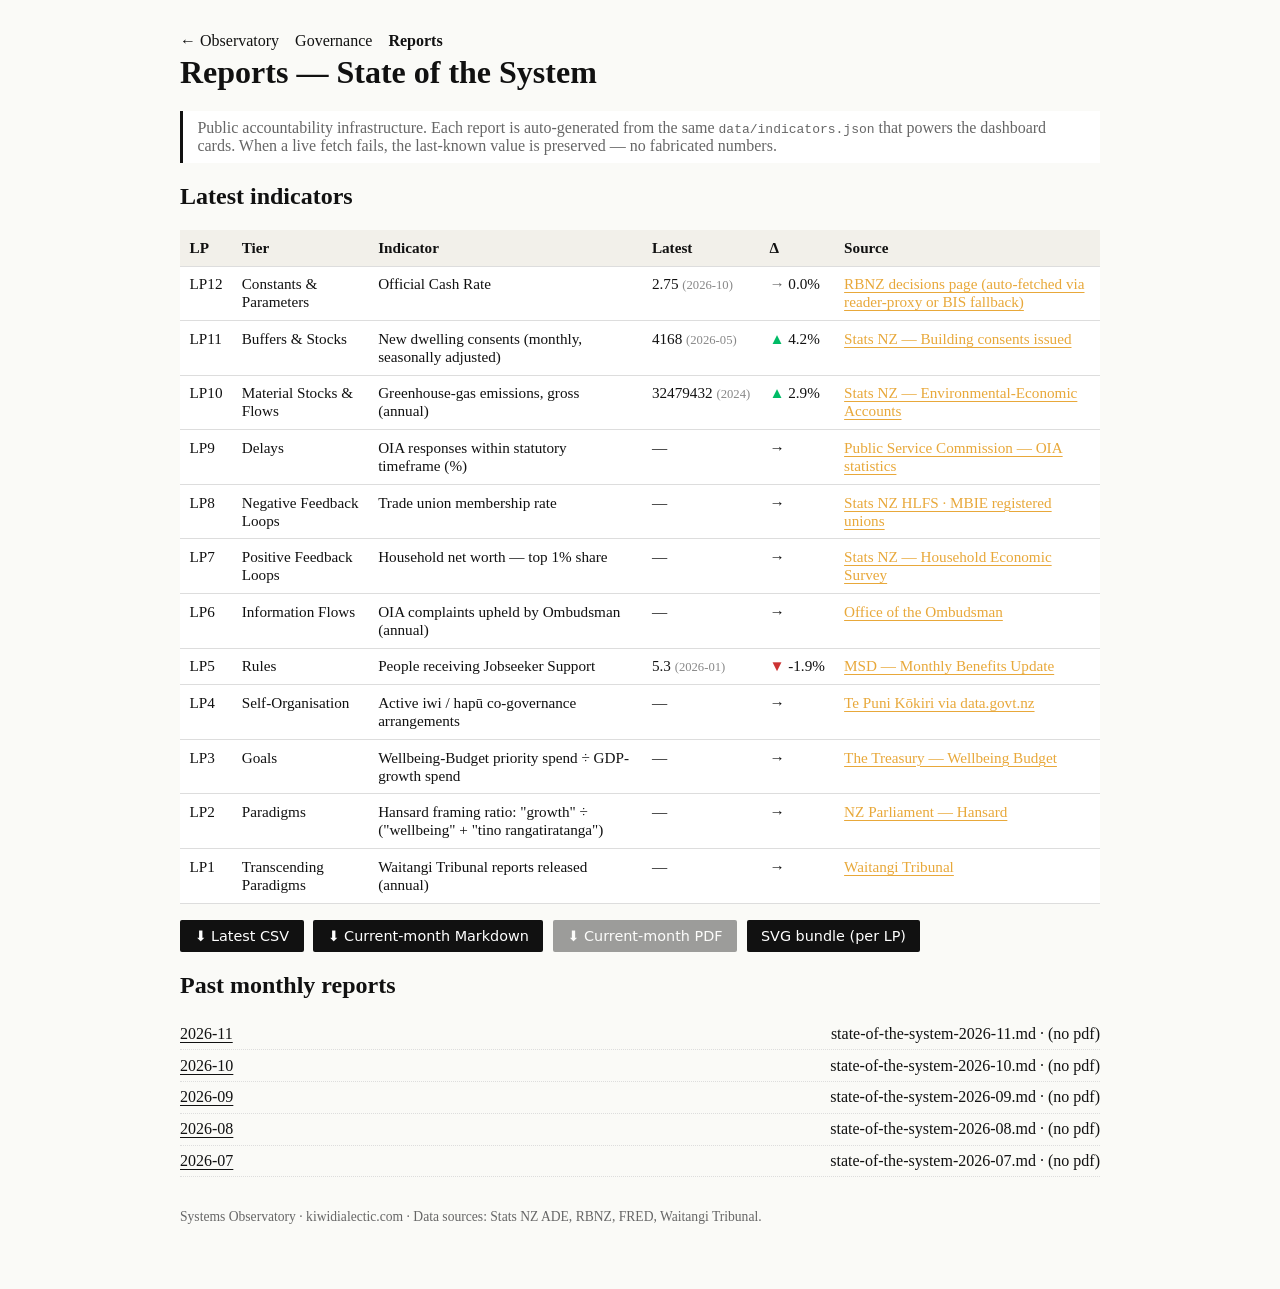
<file: reports.html>
<!doctype html>
<html lang="en">
<head>
<meta charset="utf-8">
<meta name="viewport" content="width=device-width,initial-scale=1">
<title>Reports — Systems Observatory</title>
<link rel="stylesheet" href="assets/observatory.css">
<style>
  :root{--ink:#111;--muted:#666;--rule:#ddd;--bg:#fafaf7}
  body{margin:0;font-family:Georgia,serif;color:var(--ink);background:var(--bg)}
  main{max-width:960px;margin:0 auto;padding:2rem 1.25rem 4rem}
  h1{font-size:2rem;margin:.25rem 0 .5rem}
  .kaupapa{color:var(--muted);border-left:3px solid var(--ink);padding:.5rem .9rem;background:#fff;margin:1.25rem 0}
  table{width:100%;border-collapse:collapse;background:#fff;margin:1rem 0;font-size:.95rem}
  th,td{padding:.55rem .6rem;border-bottom:1px solid var(--rule);text-align:left;vertical-align:top}
  th{background:#f2f0ea;font-weight:700}
  td.num{font-variant-numeric:tabular-nums;white-space:nowrap}
  .arrow-up{color:#0b6}.arrow-dn{color:#c33}.arrow-flat{color:var(--muted)}
  .downloads{display:flex;flex-wrap:wrap;gap:.6rem;margin:1rem 0}
  .downloads a{display:inline-block;padding:.5rem .9rem;background:#111;color:#fff;text-decoration:none;border-radius:2px;font-family:system-ui,sans-serif;font-size:.9rem}
  .downloads a:hover{background:#333}
  .manifest ul{list-style:none;padding:0}
  .manifest li{padding:.4rem 0;border-bottom:1px dotted var(--rule);display:flex;justify-content:space-between;gap:1rem}
  .manifest a{color:#111}
  nav a{color:#111;margin-right:1rem;text-decoration:none;border-bottom:1px solid transparent}
  nav a:hover{border-bottom-color:#111}
  footer{margin-top:2rem;color:var(--muted);font-size:.85rem}
</style>
</head>
<body>
<main>
<nav><a href="index.html">← Observatory</a><a href="governance.html">Governance</a><a href="reports.html"><strong>Reports</strong></a></nav>
<h1>Reports — State of the System</h1>
<div class="kaupapa">
  Public accountability infrastructure. Each report is auto-generated from the same
  <code>data/indicators.json</code> that powers the dashboard cards. When a live fetch fails,
  the last-known value is preserved — no fabricated numbers.
</div>

<h2>Latest indicators</h2>
<div id="latest-status" class="kaupapa" style="display:none">Loading…</div>
<table id="latest-table">
  <thead><tr><th>LP</th><th>Tier</th><th>Indicator</th><th>Latest</th><th>Δ</th><th>Source</th></tr></thead>
  <tbody></tbody>
</table>

<div class="downloads">
  <a href="reports/indicators-latest.csv" download>⬇ Latest CSV</a>
  <a id="dl-md" href="#">⬇ Current-month Markdown</a>
  <a id="dl-pdf" href="#">⬇ Current-month PDF</a>
  <a href="assets/social/">SVG bundle (per LP)</a>
</div>

<h2 class="manifest">Past monthly reports</h2>
<div class="manifest"><ul id="manifest-list"><li>Loading manifest…</li></ul></div>

<footer>
Systems Observatory · kiwidialectic.com · Data sources: Stats NZ ADE, RBNZ, FRED, Waitangi Tribunal.
</footer>
</main>
<script>
(async function(){
  function arrow(prev,last){
    if(prev==null||last==null) return '→';
    const a=Number(prev), b=Number(last);
    if(!isFinite(a)||!isFinite(b)) return '→';
    if(b>a) return '<span class="arrow-up">▲</span>';
    if(b<a) return '<span class="arrow-dn">▼</span>';
    return '<span class="arrow-flat">→</span>';
  }
  function pct(prev,last){
    const a=Number(prev), b=Number(last);
    if(!isFinite(a)||!isFinite(b)||a===0) return '';
    return ((b-a)/Math.abs(a)*100).toFixed(1)+'%';
  }
  try{
    const d=await fetch('data/indicators.json',{cache:'no-store'}).then(r=>r.json());
    const tbody=document.querySelector('#latest-table tbody');
    for(const lp of (d.leverage_points||[])){
      const s=lp.series||[]; const last=s.at(-1)||{}; const prev=s.at(-2)||{};
      const src = lp.source_url ? `<a href="${lp.source_url}" target="_blank" rel="noopener">${lp.source_name||'source'}</a>` : (lp.source_name||'');
      const latest = last.value!=null ? `${last.value} <small style="color:#888">(${last.period||''})</small>` : '—';
      tbody.insertAdjacentHTML('beforeend',
        `<tr><td class="num">LP${lp.id}</td><td>${lp.tier||''}</td><td>${lp.name||''}</td>`+
        `<td class="num">${latest}</td><td class="num">${arrow(prev.value,last.value)} ${pct(prev.value,last.value)}</td>`+
        `<td>${src}</td></tr>`);
    }
  }catch(e){
    document.getElementById('latest-status').style.display='block';
    document.getElementById('latest-status').textContent='Could not load indicators.json: '+e.message;
  }
  // manifest
  try{
    const m=await fetch('reports/manifest.json',{cache:'no-store'}).then(r=>r.json());
    const ul=document.getElementById('manifest-list'); ul.innerHTML='';
    if(m.current){
      document.getElementById('dl-md').href='reports/'+m.current.md;
      if(m.current.pdf) document.getElementById('dl-pdf').href='reports/'+m.current.pdf;
      else { const p=document.getElementById('dl-pdf'); p.style.opacity=.4; p.title='PDF not yet built for this month'; p.href='#'; }
    }
    for(const r of (m.reports||[])){
      ul.insertAdjacentHTML('beforeend',
        `<li><a href="reports/${r.md}">${r.month}</a><span>${r.md} · ${r.pdf?`<a href="reports/${r.pdf}">pdf</a>`:'(no pdf)'}</span></li>`);
    }
    if(!(m.reports||[]).length) ul.innerHTML='<li>No reports yet.</li>';
  }catch(e){
    document.getElementById('manifest-list').innerHTML='<li>Manifest not built yet — will appear after next workflow run.</li>';
  }
})();
</script>
</body></html>
</file>
<file: assets/observatory.css>
/* Te Pā Systems Observatory — palette: #0a0a0a bg, #f4ecd8 cream, #d7261e red, #e8a83a kōura */
:root {
  --bg: #0a0a0a;
  --cream: #f4ecd8;
  --red: #d7261e;
  --koura: #e8a83a;
  --dim: #7a7268;
  --grid-gap: 18px;
}
* { box-sizing: border-box; }
html, body { margin: 0; padding: 0; background: var(--bg); color: var(--cream); font-family: 'Inter', system-ui, sans-serif; -webkit-font-smoothing: antialiased; }
a { color: var(--koura); text-decoration: underline; text-decoration-thickness: 1px; text-underline-offset: 3px; }
a:hover { color: var(--red); }

.obs-header {
  padding: 48px 24px 24px;
  max-width: 1200px;
  margin: 0 auto;
  border-bottom: 1px solid #1e1e1e;
}
.obs-brand { display: flex; gap: 12px; align-items: baseline; margin-bottom: 8px; }
.obs-mark { font-family: 'Bebas Neue', sans-serif; font-size: 28px; letter-spacing: 2px; color: var(--red); }
.obs-sub { font-size: 12px; letter-spacing: 3px; text-transform: uppercase; color: var(--dim); }
.obs-header h1 { font-family: 'Bebas Neue', sans-serif; font-size: clamp(48px, 8vw, 92px); margin: 0; letter-spacing: 2px; color: var(--cream); line-height: 0.95; }
.obs-tag { color: var(--dim); font-size: 14px; margin: 12px 0 4px; letter-spacing: 0.5px; }
.obs-kaupapa { color: var(--dim); font-size: 12px; max-width: 780px; margin: 8px 0 0; font-style: italic; }

main { max-width: 1200px; margin: 0 auto; padding: 24px; }

.obs-intro p { font-size: 16px; line-height: 1.55; max-width: 780px; color: #d9d1bd; }

.obs-grid {
  display: grid;
  grid-template-columns: repeat(auto-fill, minmax(280px, 1fr));
  gap: var(--grid-gap);
  margin: 32px 0 48px;
}
.obs-card {
  background: #111110;
  border: 1px solid #1e1e1e;
  border-radius: 6px;
  padding: 18px;
  display: flex;
  flex-direction: column;
  gap: 10px;
  position: relative;
  transition: border-color 0.15s ease, transform 0.15s ease;
}
.obs-card:hover { border-color: #33312d; transform: translateY(-1px); }
.obs-card.has-anomaly { border-color: var(--red); box-shadow: 0 0 0 1px var(--red) inset; }
.obs-card-tier {
  display: flex;
  justify-content: space-between;
  align-items: baseline;
  font-size: 11px;
  letter-spacing: 2px;
  text-transform: uppercase;
  color: var(--dim);
}
.obs-card-tier .lp-number {
  font-family: 'Bebas Neue', sans-serif;
  font-size: 32px;
  color: var(--koura);
  letter-spacing: 1px;
  line-height: 1;
}
.obs-card h3 { font-size: 15px; margin: 0; color: var(--cream); font-weight: 600; line-height: 1.3; }
.obs-card .obs-question { font-size: 12px; color: var(--dim); font-style: italic; margin: 0; }
.obs-card .obs-latest {
  font-family: 'Bebas Neue', sans-serif;
  font-size: 40px;
  color: var(--cream);
  letter-spacing: 1px;
  line-height: 1;
}
.obs-card .obs-latest small { font-size: 14px; color: var(--dim); margin-left: 6px; }
.obs-card .obs-flag {
  display: inline-block;
  background: var(--red);
  color: var(--cream);
  padding: 3px 8px;
  border-radius: 3px;
  font-size: 10px;
  letter-spacing: 2px;
  text-transform: uppercase;
  font-weight: 700;
}
.obs-flag { font-size: 10px; color: var(--red); }
.obs-card .obs-source {
  font-size: 11px;
  color: var(--dim);
  margin-top: auto;
  padding-top: 8px;
  border-top: 1px dashed #1e1e1e;
}
.obs-spark { width: 100%; height: 40px; }
.obs-empty { color: var(--dim); font-size: 12px; font-style: italic; }

.obs-annotate {
  margin: 48px 0;
  padding: 32px;
  background: #111110;
  border: 1px solid #1e1e1e;
  border-radius: 6px;
}
.obs-annotate h2 { font-family: 'Bebas Neue', sans-serif; font-size: 36px; letter-spacing: 2px; margin: 0 0 12px; color: var(--koura); }
.obs-form { display: grid; gap: 14px; max-width: 720px; }
.obs-form label { display: grid; gap: 6px; font-size: 12px; color: var(--dim); letter-spacing: 1px; text-transform: uppercase; }
.obs-form input, .obs-form textarea, .obs-form select {
  background: #0a0a0a;
  border: 1px solid #33312d;
  color: var(--cream);
  padding: 10px 12px;
  border-radius: 4px;
  font-family: inherit;
  font-size: 14px;
}
.obs-form input:focus, .obs-form textarea:focus, .obs-form select:focus { outline: 2px solid var(--koura); outline-offset: 1px; }
.obs-form input[type="range"] { -webkit-appearance: none; appearance: none; height: 6px; background: #33312d; padding: 0; border: none; border-radius: 3px; }
.obs-form input[type="range"]::-webkit-slider-thumb { -webkit-appearance: none; appearance: none; height: 20px; width: 20px; background: var(--koura); border-radius: 50%; cursor: pointer; border: 2px solid var(--bg); }
.obs-form input[type="range"]::-moz-range-thumb { height: 20px; width: 20px; background: var(--koura); border-radius: 50%; cursor: pointer; border: 2px solid var(--bg); }
.obs-form button {
  background: var(--red);
  color: var(--cream);
  border: none;
  padding: 12px 18px;
  border-radius: 4px;
  font-family: 'Bebas Neue', sans-serif;
  font-size: 18px;
  letter-spacing: 3px;
  cursor: pointer;
  justify-self: start;
}
.obs-form button:hover { background: #b81f19; }
.obs-form output { color: var(--koura); font-family: 'Bebas Neue', sans-serif; font-size: 20px; }
.obs-form-status { color: var(--koura); font-size: 13px; min-height: 1.2em; }
.obs-details { margin-top: 20px; color: var(--dim); font-size: 13px; }
.obs-details summary { cursor: pointer; color: var(--koura); }

.obs-korero { margin: 48px 0; }
.obs-korero h2 { font-family: 'Bebas Neue', sans-serif; font-size: 36px; letter-spacing: 2px; color: var(--koura); margin: 0 0 12px; }

#kd-footer-slot { padding: 32px 24px; border-top: 1px solid #1e1e1e; color: var(--dim); font-size: 12px; text-align: center; }

/* Course link on each leverage-point card ─────────────────────── */
.obs-course-link {
  margin-top: 10px;
  padding-top: 10px;
  border-top: 1px dashed #2a2a2a;
  text-align: right;
}
.obs-course-link .obs-learn {
  font-size: 12px;
  color: var(--koura);
  text-decoration: none;
  border-bottom: 1px dotted #33312d;
}
.obs-course-link .obs-learn:hover {
  color: var(--cream);
  border-bottom-color: var(--koura);
}

.obs-card .obs-updated{font-size:.75rem;opacity:.7;margin:.25rem 0;font-variant-numeric:tabular-nums;letter-spacing:.02em}
@media print{.obs-card{break-inside:avoid;page-break-inside:avoid}}
</file>
